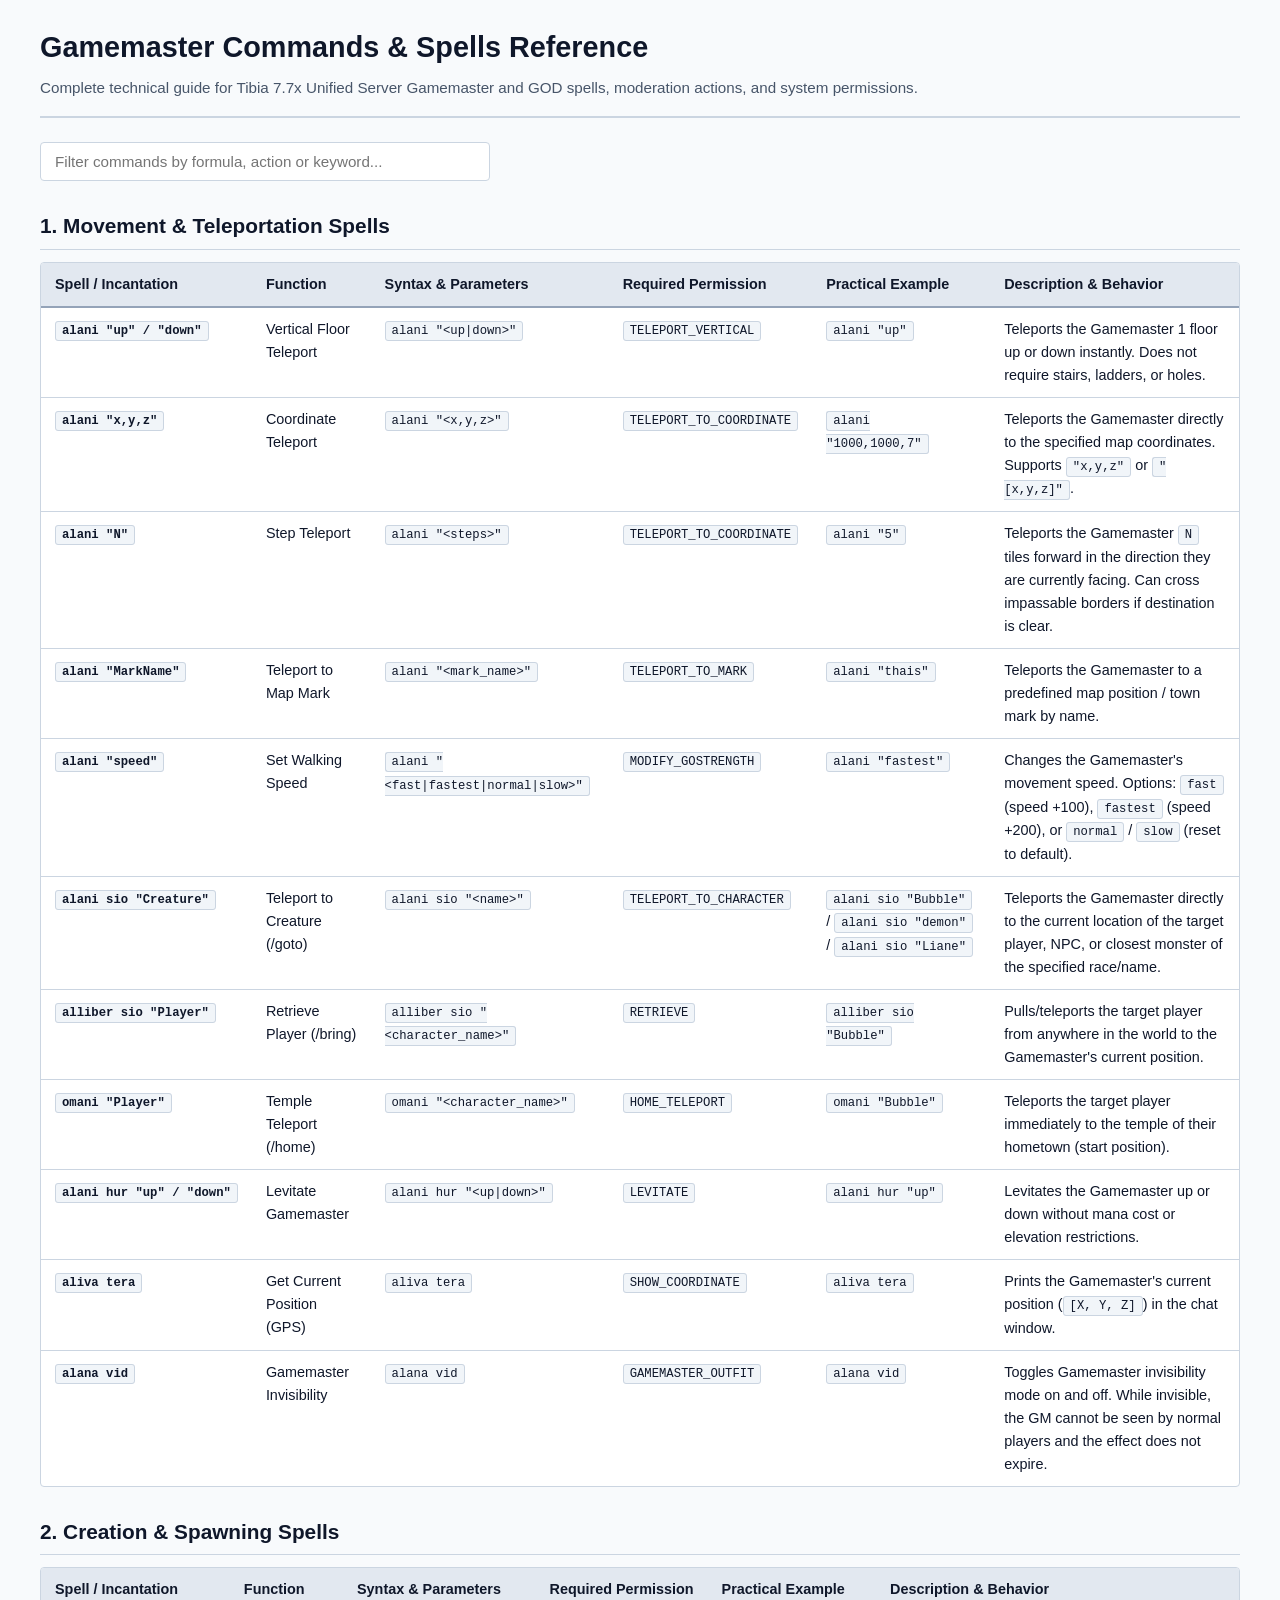
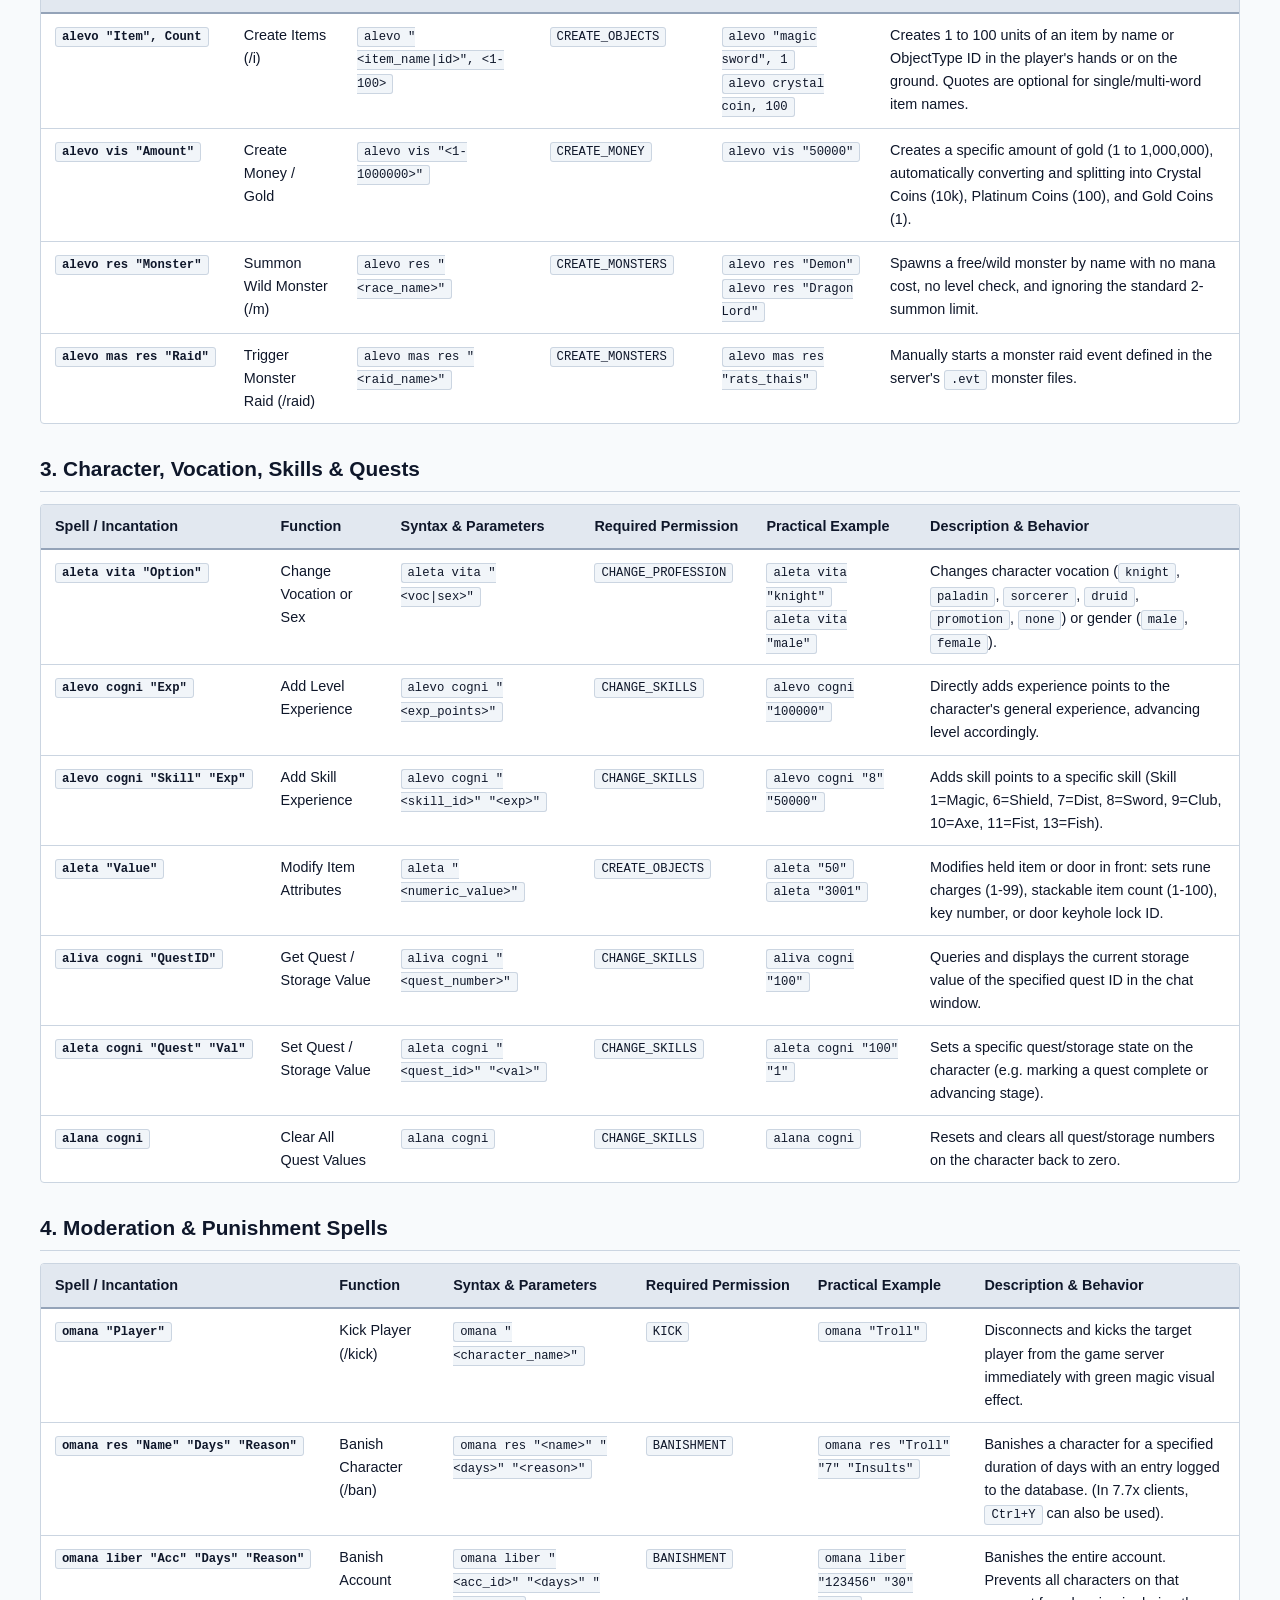
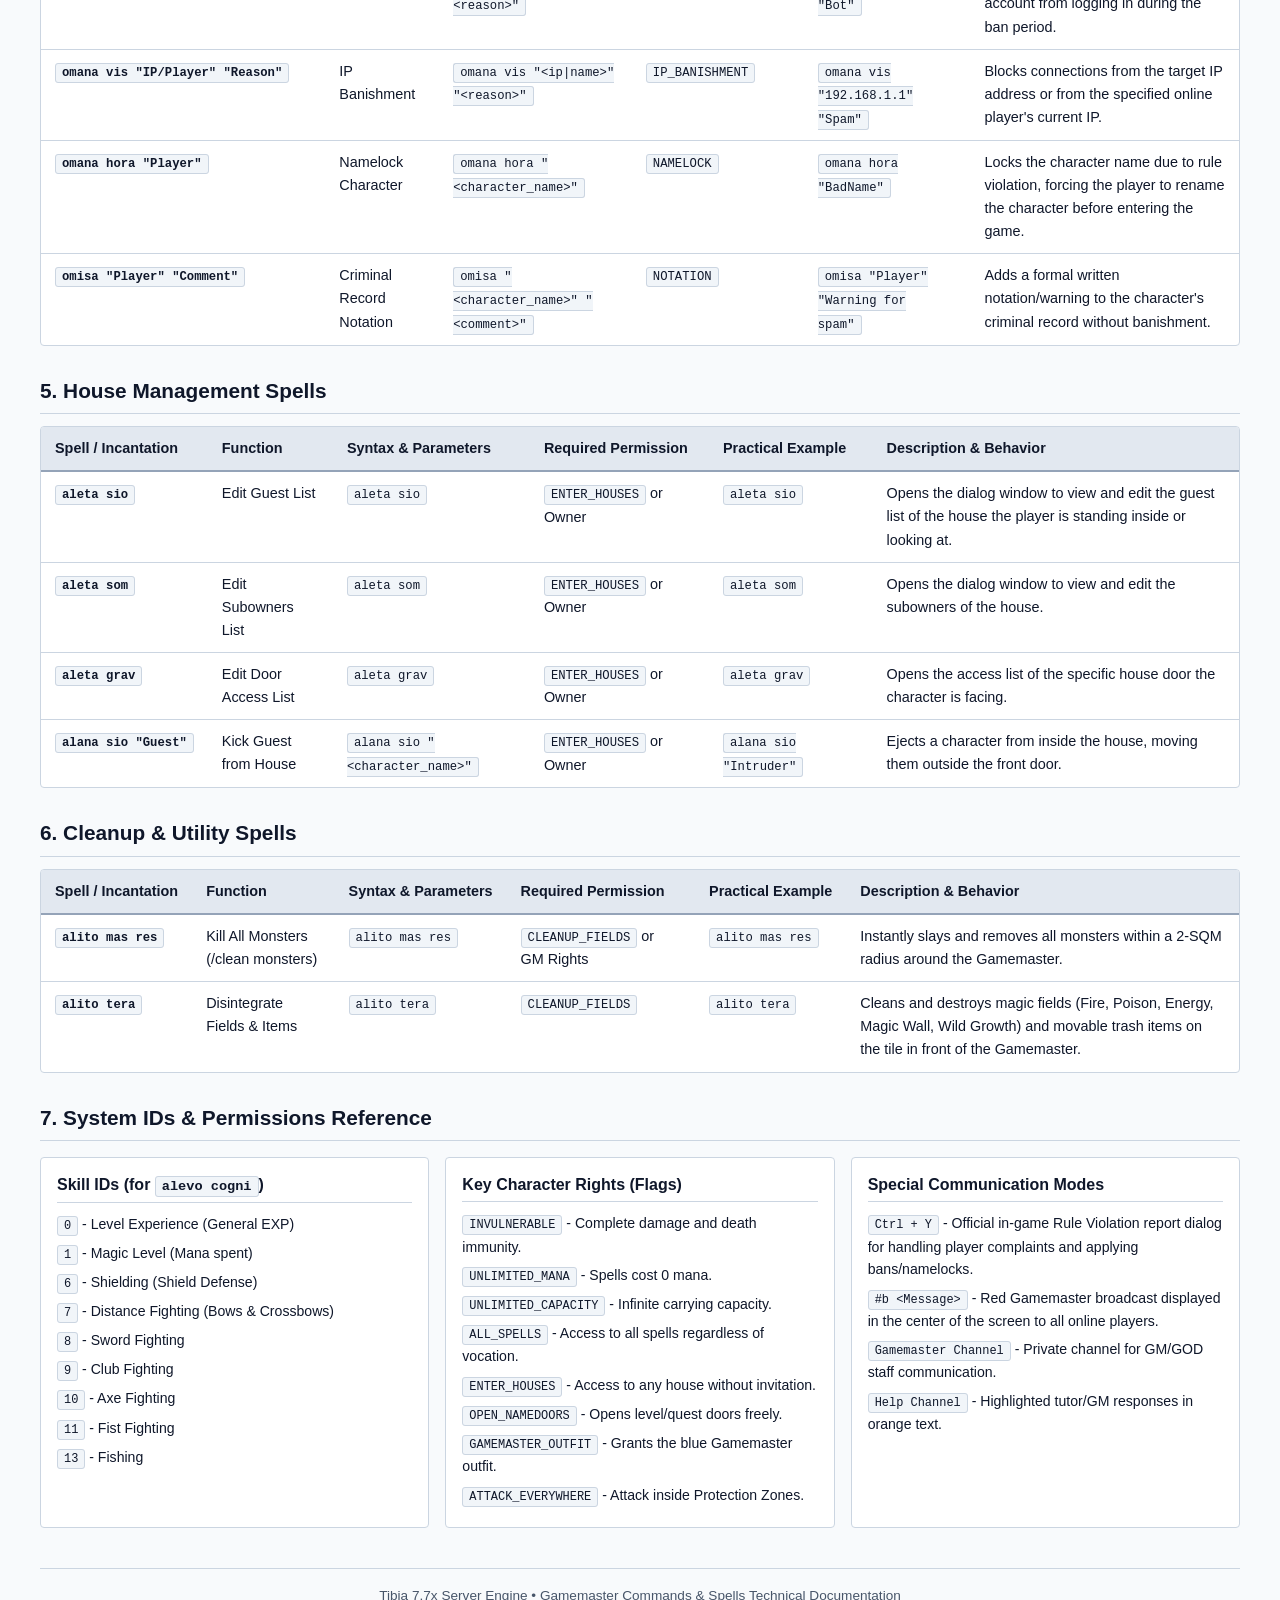
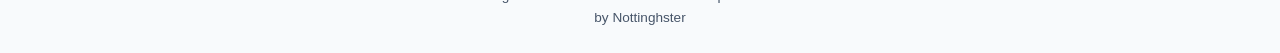
<file: docs/gm_commands_guide.html>
<!DOCTYPE html>
<html lang="en">
<head>
    <meta charset="UTF-8">
    <meta name="viewport" content="width=device-width, initial-scale=1.0">
    <title>Gamemaster Commands and Spells Reference - Tibia 7.7x Server</title>
    <style>
        :root {
            --bg-body: #f8fafc;
            --bg-card: #ffffff;
            --border-color: #cbd5e1;
            --border-header: #94a3b8;
            --text-main: #0f172a;
            --text-muted: #475569;
            --code-bg: #f1f5f9;
            --code-color: #0f172a;
            --highlight-bg: #e2e8f0;
            --accent: #2563eb;
        }

        @media (prefers-color-scheme: dark) {
            :root {
                --bg-body: #0f172a;
                --bg-card: #1e293b;
                --border-color: #334155;
                --border-header: #475569;
                --text-main: #f8fafc;
                --text-muted: #94a3b8;
                --code-bg: #0f172a;
                --code-color: #38bdf8;
                --highlight-bg: #334155;
                --accent: #60a5fa;
            }
        }

        * {
            box-sizing: border-box;
            margin: 0;
            padding: 0;
        }

        body {
            font-family: -apple-system, BlinkMacSystemFont, "Segoe UI", Roboto, Helvetica, Arial, sans-serif;
            background-color: var(--bg-body);
            color: var(--text-main);
            line-height: 1.6;
            padding: 24px 16px;
        }

        .container {
            max-width: 1200px;
            margin: 0 auto;
        }

        header {
            margin-bottom: 24px;
            padding-bottom: 16px;
            border-bottom: 2px solid var(--border-color);
        }

        h1 {
            font-size: 1.8rem;
            margin-bottom: 6px;
            color: var(--text-main);
        }

        .subtitle {
            color: var(--text-muted);
            font-size: 0.95rem;
        }

        .search-box {
            margin: 16px 0 24px;
        }

        .search-input {
            width: 100%;
            max-width: 450px;
            padding: 10px 14px;
            font-size: 0.95rem;
            border: 1px solid var(--border-color);
            border-radius: 4px;
            background-color: var(--bg-card);
            color: var(--text-main);
        }

        .section-title {
            font-size: 1.3rem;
            margin: 28px 0 12px;
            padding-bottom: 6px;
            border-bottom: 1px solid var(--border-color);
            color: var(--text-main);
        }

        .table-responsive {
            width: 100%;
            overflow-x: auto;
            margin-bottom: 24px;
            border: 1px solid var(--border-color);
            border-radius: 4px;
            background-color: var(--bg-card);
        }

        table {
            width: 100%;
            border-collapse: collapse;
            font-size: 0.9rem;
            text-align: left;
        }

        th {
            background-color: var(--highlight-bg);
            color: var(--text-main);
            padding: 10px 14px;
            font-weight: 600;
            border-bottom: 2px solid var(--border-header);
            white-space: nowrap;
        }

        td {
            padding: 10px 14px;
            border-bottom: 1px solid var(--border-color);
            vertical-align: top;
        }

        tr:last-child td {
            border-bottom: none;
        }

        tr:hover {
            background-color: var(--highlight-bg);
        }

        code {
            font-family: "SFMono-Regular", Consolas, "Liberation Mono", Menlo, Courier, monospace;
            background-color: var(--code-bg);
            color: var(--code-color);
            padding: 2px 6px;
            border-radius: 3px;
            font-size: 0.85em;
            border: 1px solid var(--border-color);
        }

        .formula {
            font-weight: 700;
            white-space: nowrap;
        }

        .note {
            color: var(--text-muted);
            font-size: 0.85rem;
            margin-top: 4px;
        }

        .ref-grid {
            display: grid;
            grid-template-columns: repeat(auto-fit, minmax(280px, 1fr));
            gap: 16px;
            margin-top: 16px;
        }

        .ref-card {
            background-color: var(--bg-card);
            border: 1px solid var(--border-color);
            border-radius: 4px;
            padding: 14px 16px;
        }

        .ref-card h3 {
            font-size: 1rem;
            margin-bottom: 10px;
            border-bottom: 1px solid var(--border-color);
            padding-bottom: 4px;
        }

        .ref-card ul {
            list-style: none;
            font-size: 0.88rem;
        }

        .ref-card li {
            margin-bottom: 6px;
        }

        footer {
            margin-top: 40px;
            padding-top: 16px;
            border-top: 1px solid var(--border-color);
            text-align: center;
            font-size: 0.85rem;
            color: var(--text-muted);
        }
    </style>
</head>
<body>

    <div class="container">
        <header>
            <h1>Gamemaster Commands & Spells Reference</h1>
            <p class="subtitle">Complete technical guide for Tibia 7.7x Unified Server Gamemaster and GOD spells, moderation actions, and system permissions.</p>
        </header>

        <div class="search-box">
            <input type="text" id="searchInput" class="search-input" placeholder="Filter commands by formula, action or keyword..." oninput="filterTable()">
        </div>

        <!-- 1. TELEPORTATION & MOVEMENT -->
        <h2 class="section-title">1. Movement & Teleportation Spells</h2>
        <div class="table-responsive">
            <table class="data-table">
                <thead>
                    <tr>
                        <th>Spell / Incantation</th>
                        <th>Function</th>
                        <th>Syntax & Parameters</th>
                        <th>Required Permission</th>
                        <th>Practical Example</th>
                        <th>Description & Behavior</th>
                    </tr>
                </thead>
                <tbody>
                    <tr>
                        <td class="formula"><code>alani "up" / "down"</code></td>
                        <td>Vertical Floor Teleport</td>
                        <td><code>alani "&lt;up|down&gt;"</code></td>
                        <td><code>TELEPORT_VERTICAL</code></td>
                        <td><code>alani "up"</code></td>
                        <td>Teleports the Gamemaster 1 floor up or down instantly. Does not require stairs, ladders, or holes.</td>
                    </tr>
                    <tr>
                        <td class="formula"><code>alani "x,y,z"</code></td>
                        <td>Coordinate Teleport</td>
                        <td><code>alani "&lt;x,y,z&gt;"</code></td>
                        <td><code>TELEPORT_TO_COORDINATE</code></td>
                        <td><code>alani "1000,1000,7"</code></td>
                        <td>Teleports the Gamemaster directly to the specified map coordinates. Supports <code>"x,y,z"</code> or <code>"[x,y,z]"</code>.</td>
                    </tr>
                    <tr>
                        <td class="formula"><code>alani "N"</code></td>
                        <td>Step Teleport</td>
                        <td><code>alani "&lt;steps&gt;"</code></td>
                        <td><code>TELEPORT_TO_COORDINATE</code></td>
                        <td><code>alani "5"</code></td>
                        <td>Teleports the Gamemaster <code>N</code> tiles forward in the direction they are currently facing. Can cross impassable borders if destination is clear.</td>
                    </tr>
                    <tr>
                        <td class="formula"><code>alani "MarkName"</code></td>
                        <td>Teleport to Map Mark</td>
                        <td><code>alani "&lt;mark_name&gt;"</code></td>
                        <td><code>TELEPORT_TO_MARK</code></td>
                        <td><code>alani "thais"</code></td>
                        <td>Teleports the Gamemaster to a predefined map position / town mark by name.</td>
                    </tr>
                    <tr>
                        <td class="formula"><code>alani "speed"</code></td>
                        <td>Set Walking Speed</td>
                        <td><code>alani "&lt;fast|fastest|normal|slow&gt;"</code></td>
                        <td><code>MODIFY_GOSTRENGTH</code></td>
                        <td><code>alani "fastest"</code></td>
                        <td>Changes the Gamemaster's movement speed. Options: <code>fast</code> (speed +100), <code>fastest</code> (speed +200), or <code>normal</code> / <code>slow</code> (reset to default).</td>
                    </tr>
                    <tr>
                        <td class="formula"><code>alani sio "Creature"</code></td>
                        <td>Teleport to Creature (/goto)</td>
                        <td><code>alani sio "&lt;name&gt;"</code></td>
                        <td><code>TELEPORT_TO_CHARACTER</code></td>
                        <td><code>alani sio "Bubble"</code> / <code>alani sio "demon"</code> / <code>alani sio "Liane"</code></td>
                        <td>Teleports the Gamemaster directly to the current location of the target player, NPC, or closest monster of the specified race/name.</td>
                    </tr>
                    <tr>
                        <td class="formula"><code>alliber sio "Player"</code></td>
                        <td>Retrieve Player (/bring)</td>
                        <td><code>alliber sio "&lt;character_name&gt;"</code></td>
                        <td><code>RETRIEVE</code></td>
                        <td><code>alliber sio "Bubble"</code></td>
                        <td>Pulls/teleports the target player from anywhere in the world to the Gamemaster's current position.</td>
                    </tr>
                    <tr>
                        <td class="formula"><code>omani "Player"</code></td>
                        <td>Temple Teleport (/home)</td>
                        <td><code>omani "&lt;character_name&gt;"</code></td>
                        <td><code>HOME_TELEPORT</code></td>
                        <td><code>omani "Bubble"</code></td>
                        <td>Teleports the target player immediately to the temple of their hometown (start position).</td>
                    </tr>
                    <tr>
                        <td class="formula"><code>alani hur "up" / "down"</code></td>
                        <td>Levitate Gamemaster</td>
                        <td><code>alani hur "&lt;up|down&gt;"</code></td>
                        <td><code>LEVITATE</code></td>
                        <td><code>alani hur "up"</code></td>
                        <td>Levitates the Gamemaster up or down without mana cost or elevation restrictions.</td>
                    </tr>
                    <tr>
                        <td class="formula"><code>aliva tera</code></td>
                        <td>Get Current Position (GPS)</td>
                        <td><code>aliva tera</code></td>
                        <td><code>SHOW_COORDINATE</code></td>
                        <td><code>aliva tera</code></td>
                        <td>Prints the Gamemaster's current position (<code>[X, Y, Z]</code>) in the chat window.</td>
                    </tr>
                    <tr>
                        <td class="formula"><code>alana vid</code></td>
                        <td>Gamemaster Invisibility</td>
                        <td><code>alana vid</code></td>
                        <td><code>GAMEMASTER_OUTFIT</code></td>
                        <td><code>alana vid</code></td>
                        <td>Toggles Gamemaster invisibility mode on and off. While invisible, the GM cannot be seen by normal players and the effect does not expire.</td>
                    </tr>
                </tbody>
            </table>
        </div>

        <!-- 2. CREATION & SPAWNING -->
        <h2 class="section-title">2. Creation & Spawning Spells</h2>
        <div class="table-responsive">
            <table class="data-table">
                <thead>
                    <tr>
                        <th>Spell / Incantation</th>
                        <th>Function</th>
                        <th>Syntax & Parameters</th>
                        <th>Required Permission</th>
                        <th>Practical Example</th>
                        <th>Description & Behavior</th>
                    </tr>
                </thead>
                <tbody>
                    <tr>
                        <td class="formula"><code>alevo "Item", Count</code></td>
                        <td>Create Items (/i)</td>
                        <td><code>alevo "&lt;item_name|id&gt;", &lt;1-100&gt;</code></td>
                        <td><code>CREATE_OBJECTS</code></td>
                        <td><code>alevo "magic sword", 1</code><br><code>alevo crystal coin, 100</code></td>
                        <td>Creates 1 to 100 units of an item by name or ObjectType ID in the player's hands or on the ground. Quotes are optional for single/multi-word item names.</td>
                    </tr>
                    <tr>
                        <td class="formula"><code>alevo vis "Amount"</code></td>
                        <td>Create Money / Gold</td>
                        <td><code>alevo vis "&lt;1-1000000&gt;"</code></td>
                        <td><code>CREATE_MONEY</code></td>
                        <td><code>alevo vis "50000"</code></td>
                        <td>Creates a specific amount of gold (1 to 1,000,000), automatically converting and splitting into Crystal Coins (10k), Platinum Coins (100), and Gold Coins (1).</td>
                    </tr>
                    <tr>
                        <td class="formula"><code>alevo res "Monster"</code></td>
                        <td>Summon Wild Monster (/m)</td>
                        <td><code>alevo res "&lt;race_name&gt;"</code></td>
                        <td><code>CREATE_MONSTERS</code></td>
                        <td><code>alevo res "Demon"</code><br><code>alevo res "Dragon Lord"</code></td>
                        <td>Spawns a free/wild monster by name with no mana cost, no level check, and ignoring the standard 2-summon limit.</td>
                    </tr>
                    <tr>
                        <td class="formula"><code>alevo mas res "Raid"</code></td>
                        <td>Trigger Monster Raid (/raid)</td>
                        <td><code>alevo mas res "&lt;raid_name&gt;"</code></td>
                        <td><code>CREATE_MONSTERS</code></td>
                        <td><code>alevo mas res "rats_thais"</code></td>
                        <td>Manually starts a monster raid event defined in the server's <code>.evt</code> monster files.</td>
                    </tr>
                </tbody>
            </table>
        </div>

        <!-- 3. CHARACTER, VOCATION, SKILLS & QUESTS -->
        <h2 class="section-title">3. Character, Vocation, Skills & Quests</h2>
        <div class="table-responsive">
            <table class="data-table">
                <thead>
                    <tr>
                        <th>Spell / Incantation</th>
                        <th>Function</th>
                        <th>Syntax & Parameters</th>
                        <th>Required Permission</th>
                        <th>Practical Example</th>
                        <th>Description & Behavior</th>
                    </tr>
                </thead>
                <tbody>
                    <tr>
                        <td class="formula"><code>aleta vita "Option"</code></td>
                        <td>Change Vocation or Sex</td>
                        <td><code>aleta vita "&lt;voc|sex&gt;"</code></td>
                        <td><code>CHANGE_PROFESSION</code></td>
                        <td><code>aleta vita "knight"</code><br><code>aleta vita "male"</code></td>
                        <td>Changes character vocation (<code>knight</code>, <code>paladin</code>, <code>sorcerer</code>, <code>druid</code>, <code>promotion</code>, <code>none</code>) or gender (<code>male</code>, <code>female</code>).</td>
                    </tr>
                    <tr>
                        <td class="formula"><code>alevo cogni "Exp"</code></td>
                        <td>Add Level Experience</td>
                        <td><code>alevo cogni "&lt;exp_points&gt;"</code></td>
                        <td><code>CHANGE_SKILLS</code></td>
                        <td><code>alevo cogni "100000"</code></td>
                        <td>Directly adds experience points to the character's general experience, advancing level accordingly.</td>
                    </tr>
                    <tr>
                        <td class="formula"><code>alevo cogni "Skill" "Exp"</code></td>
                        <td>Add Skill Experience</td>
                        <td><code>alevo cogni "&lt;skill_id&gt;" "&lt;exp&gt;"</code></td>
                        <td><code>CHANGE_SKILLS</code></td>
                        <td><code>alevo cogni "8" "50000"</code></td>
                        <td>Adds skill points to a specific skill (Skill 1=Magic, 6=Shield, 7=Dist, 8=Sword, 9=Club, 10=Axe, 11=Fist, 13=Fish).</td>
                    </tr>
                    <tr>
                        <td class="formula"><code>aleta "Value"</code></td>
                        <td>Modify Item Attributes</td>
                        <td><code>aleta "&lt;numeric_value&gt;"</code></td>
                        <td><code>CREATE_OBJECTS</code></td>
                        <td><code>aleta "50"</code><br><code>aleta "3001"</code></td>
                        <td>Modifies held item or door in front: sets rune charges (1-99), stackable item count (1-100), key number, or door keyhole lock ID.</td>
                    </tr>
                    <tr>
                        <td class="formula"><code>aliva cogni "QuestID"</code></td>
                        <td>Get Quest / Storage Value</td>
                        <td><code>aliva cogni "&lt;quest_number&gt;"</code></td>
                        <td><code>CHANGE_SKILLS</code></td>
                        <td><code>aliva cogni "100"</code></td>
                        <td>Queries and displays the current storage value of the specified quest ID in the chat window.</td>
                    </tr>
                    <tr>
                        <td class="formula"><code>aleta cogni "Quest" "Val"</code></td>
                        <td>Set Quest / Storage Value</td>
                        <td><code>aleta cogni "&lt;quest_id&gt;" "&lt;val&gt;"</code></td>
                        <td><code>CHANGE_SKILLS</code></td>
                        <td><code>aleta cogni "100" "1"</code></td>
                        <td>Sets a specific quest/storage state on the character (e.g. marking a quest complete or advancing stage).</td>
                    </tr>
                    <tr>
                        <td class="formula"><code>alana cogni</code></td>
                        <td>Clear All Quest Values</td>
                        <td><code>alana cogni</code></td>
                        <td><code>CHANGE_SKILLS</code></td>
                        <td><code>alana cogni</code></td>
                        <td>Resets and clears all quest/storage numbers on the character back to zero.</td>
                    </tr>
                </tbody>
            </table>
        </div>

        <!-- 4. MODERATION & PUNISHMENT -->
        <h2 class="section-title">4. Moderation & Punishment Spells</h2>
        <div class="table-responsive">
            <table class="data-table">
                <thead>
                    <tr>
                        <th>Spell / Incantation</th>
                        <th>Function</th>
                        <th>Syntax & Parameters</th>
                        <th>Required Permission</th>
                        <th>Practical Example</th>
                        <th>Description & Behavior</th>
                    </tr>
                </thead>
                <tbody>
                    <tr>
                        <td class="formula"><code>omana "Player"</code></td>
                        <td>Kick Player (/kick)</td>
                        <td><code>omana "&lt;character_name&gt;"</code></td>
                        <td><code>KICK</code></td>
                        <td><code>omana "Troll"</code></td>
                        <td>Disconnects and kicks the target player from the game server immediately with green magic visual effect.</td>
                    </tr>
                    <tr>
                        <td class="formula"><code>omana res "Name" "Days" "Reason"</code></td>
                        <td>Banish Character (/ban)</td>
                        <td><code>omana res "&lt;name&gt;" "&lt;days&gt;" "&lt;reason&gt;"</code></td>
                        <td><code>BANISHMENT</code></td>
                        <td><code>omana res "Troll" "7" "Insults"</code></td>
                        <td>Banishes a character for a specified duration of days with an entry logged to the database. (In 7.7x clients, <code>Ctrl+Y</code> can also be used).</td>
                    </tr>
                    <tr>
                        <td class="formula"><code>omana liber "Acc" "Days" "Reason"</code></td>
                        <td>Banish Account</td>
                        <td><code>omana liber "&lt;acc_id&gt;" "&lt;days&gt;" "&lt;reason&gt;"</code></td>
                        <td><code>BANISHMENT</code></td>
                        <td><code>omana liber "123456" "30" "Bot"</code></td>
                        <td>Banishes the entire account. Prevents all characters on that account from logging in during the ban period.</td>
                    </tr>
                    <tr>
                        <td class="formula"><code>omana vis "IP/Player" "Reason"</code></td>
                        <td>IP Banishment</td>
                        <td><code>omana vis "&lt;ip|name&gt;" "&lt;reason&gt;"</code></td>
                        <td><code>IP_BANISHMENT</code></td>
                        <td><code>omana vis "192.168.1.1" "Spam"</code></td>
                        <td>Blocks connections from the target IP address or from the specified online player's current IP.</td>
                    </tr>
                    <tr>
                        <td class="formula"><code>omana hora "Player"</code></td>
                        <td>Namelock Character</td>
                        <td><code>omana hora "&lt;character_name&gt;"</code></td>
                        <td><code>NAMELOCK</code></td>
                        <td><code>omana hora "BadName"</code></td>
                        <td>Locks the character name due to rule violation, forcing the player to rename the character before entering the game.</td>
                    </tr>
                    <tr>
                        <td class="formula"><code>omisa "Player" "Comment"</code></td>
                        <td>Criminal Record Notation</td>
                        <td><code>omisa "&lt;character_name&gt;" "&lt;comment&gt;"</code></td>
                        <td><code>NOTATION</code></td>
                        <td><code>omisa "Player" "Warning for spam"</code></td>
                        <td>Adds a formal written notation/warning to the character's criminal record without banishment.</td>
                    </tr>
                </tbody>
            </table>
        </div>

        <!-- 5. HOUSE MANAGEMENT -->
        <h2 class="section-title">5. House Management Spells</h2>
        <div class="table-responsive">
            <table class="data-table">
                <thead>
                    <tr>
                        <th>Spell / Incantation</th>
                        <th>Function</th>
                        <th>Syntax & Parameters</th>
                        <th>Required Permission</th>
                        <th>Practical Example</th>
                        <th>Description & Behavior</th>
                    </tr>
                </thead>
                <tbody>
                    <tr>
                        <td class="formula"><code>aleta sio</code></td>
                        <td>Edit Guest List</td>
                        <td><code>aleta sio</code></td>
                        <td><code>ENTER_HOUSES</code> or Owner</td>
                        <td><code>aleta sio</code></td>
                        <td>Opens the dialog window to view and edit the guest list of the house the player is standing inside or looking at.</td>
                    </tr>
                    <tr>
                        <td class="formula"><code>aleta som</code></td>
                        <td>Edit Subowners List</td>
                        <td><code>aleta som</code></td>
                        <td><code>ENTER_HOUSES</code> or Owner</td>
                        <td><code>aleta som</code></td>
                        <td>Opens the dialog window to view and edit the subowners of the house.</td>
                    </tr>
                    <tr>
                        <td class="formula"><code>aleta grav</code></td>
                        <td>Edit Door Access List</td>
                        <td><code>aleta grav</code></td>
                        <td><code>ENTER_HOUSES</code> or Owner</td>
                        <td><code>aleta grav</code></td>
                        <td>Opens the access list of the specific house door the character is facing.</td>
                    </tr>
                    <tr>
                        <td class="formula"><code>alana sio "Guest"</code></td>
                        <td>Kick Guest from House</td>
                        <td><code>alana sio "&lt;character_name&gt;"</code></td>
                        <td><code>ENTER_HOUSES</code> or Owner</td>
                        <td><code>alana sio "Intruder"</code></td>
                        <td>Ejects a character from inside the house, moving them outside the front door.</td>
                    </tr>
                </tbody>
            </table>
        </div>

        <!-- 6. CLEANUP & UTILITIES -->
        <h2 class="section-title">6. Cleanup & Utility Spells</h2>
        <div class="table-responsive">
            <table class="data-table">
                <thead>
                    <tr>
                        <th>Spell / Incantation</th>
                        <th>Function</th>
                        <th>Syntax & Parameters</th>
                        <th>Required Permission</th>
                        <th>Practical Example</th>
                        <th>Description & Behavior</th>
                    </tr>
                </thead>
                <tbody>
                    <tr>
                        <td class="formula"><code>alito mas res</code></td>
                        <td>Kill All Monsters (/clean monsters)</td>
                        <td><code>alito mas res</code></td>
                        <td><code>CLEANUP_FIELDS</code> or GM Rights</td>
                        <td><code>alito mas res</code></td>
                        <td>Instantly slays and removes all monsters within a 2-SQM radius around the Gamemaster.</td>
                    </tr>
                    <tr>
                        <td class="formula"><code>alito tera</code></td>
                        <td>Disintegrate Fields & Items</td>
                        <td><code>alito tera</code></td>
                        <td><code>CLEANUP_FIELDS</code></td>
                        <td><code>alito tera</code></td>
                        <td>Cleans and destroys magic fields (Fire, Poison, Energy, Magic Wall, Wild Growth) and movable trash items on the tile in front of the Gamemaster.</td>
                    </tr>
                </tbody>
            </table>
        </div>

        <!-- 7. TECHNICAL REFERENCE -->
        <h2 class="section-title">7. System IDs & Permissions Reference</h2>
        <div class="ref-grid">
            <div class="ref-card">
                <h3>Skill IDs (for <code>alevo cogni</code>)</h3>
                <ul>
                    <li><code>0</code> - Level Experience (General EXP)</li>
                    <li><code>1</code> - Magic Level (Mana spent)</li>
                    <li><code>6</code> - Shielding (Shield Defense)</li>
                    <li><code>7</code> - Distance Fighting (Bows & Crossbows)</li>
                    <li><code>8</code> - Sword Fighting</li>
                    <li><code>9</code> - Club Fighting</li>
                    <li><code>10</code> - Axe Fighting</li>
                    <li><code>11</code> - Fist Fighting</li>
                    <li><code>13</code> - Fishing</li>
                </ul>
            </div>

            <div class="ref-card">
                <h3>Key Character Rights (Flags)</h3>
                <ul>
                    <li><code>INVULNERABLE</code> - Complete damage and death immunity.</li>
                    <li><code>UNLIMITED_MANA</code> - Spells cost 0 mana.</li>
                    <li><code>UNLIMITED_CAPACITY</code> - Infinite carrying capacity.</li>
                    <li><code>ALL_SPELLS</code> - Access to all spells regardless of vocation.</li>
                    <li><code>ENTER_HOUSES</code> - Access to any house without invitation.</li>
                    <li><code>OPEN_NAMEDOORS</code> - Opens level/quest doors freely.</li>
                    <li><code>GAMEMASTER_OUTFIT</code> - Grants the blue Gamemaster outfit.</li>
                    <li><code>ATTACK_EVERYWHERE</code> - Attack inside Protection Zones.</li>
                </ul>
            </div>

            <div class="ref-card">
                <h3>Special Communication Modes</h3>
                <ul>
                    <li><code>Ctrl + Y</code> - Official in-game Rule Violation report dialog for handling player complaints and applying bans/namelocks.</li>
                    <li><code>#b &lt;Message&gt;</code> - Red Gamemaster broadcast displayed in the center of the screen to all online players.</li>
                    <li><code>Gamemaster Channel</code> - Private channel for GM/GOD staff communication.</li>
                    <li><code>Help Channel</code> - Highlighted tutor/GM responses in orange text.</li>
                </ul>
            </div>
        </div>

        <footer>
            <p>Tibia 7.7x Server Engine &bull; Gamemaster Commands & Spells Technical Documentation</p>
            <p>by Nottinghster</p>
        </footer>
    </div>

    <script>
        function filterTable() {
            const query = document.getElementById('searchInput').value.trim().toLowerCase();
            const tables = document.querySelectorAll('.data-table tbody');

            tables.forEach(tbody => {
                const rows = tbody.querySelectorAll('tr');
                rows.forEach(row => {
                    const text = row.textContent.toLowerCase();
                    row.style.display = (query === '' || text.includes(query)) ? '' : 'none';
                });
            });
        }
    </script>
</body>
</html>
</file>
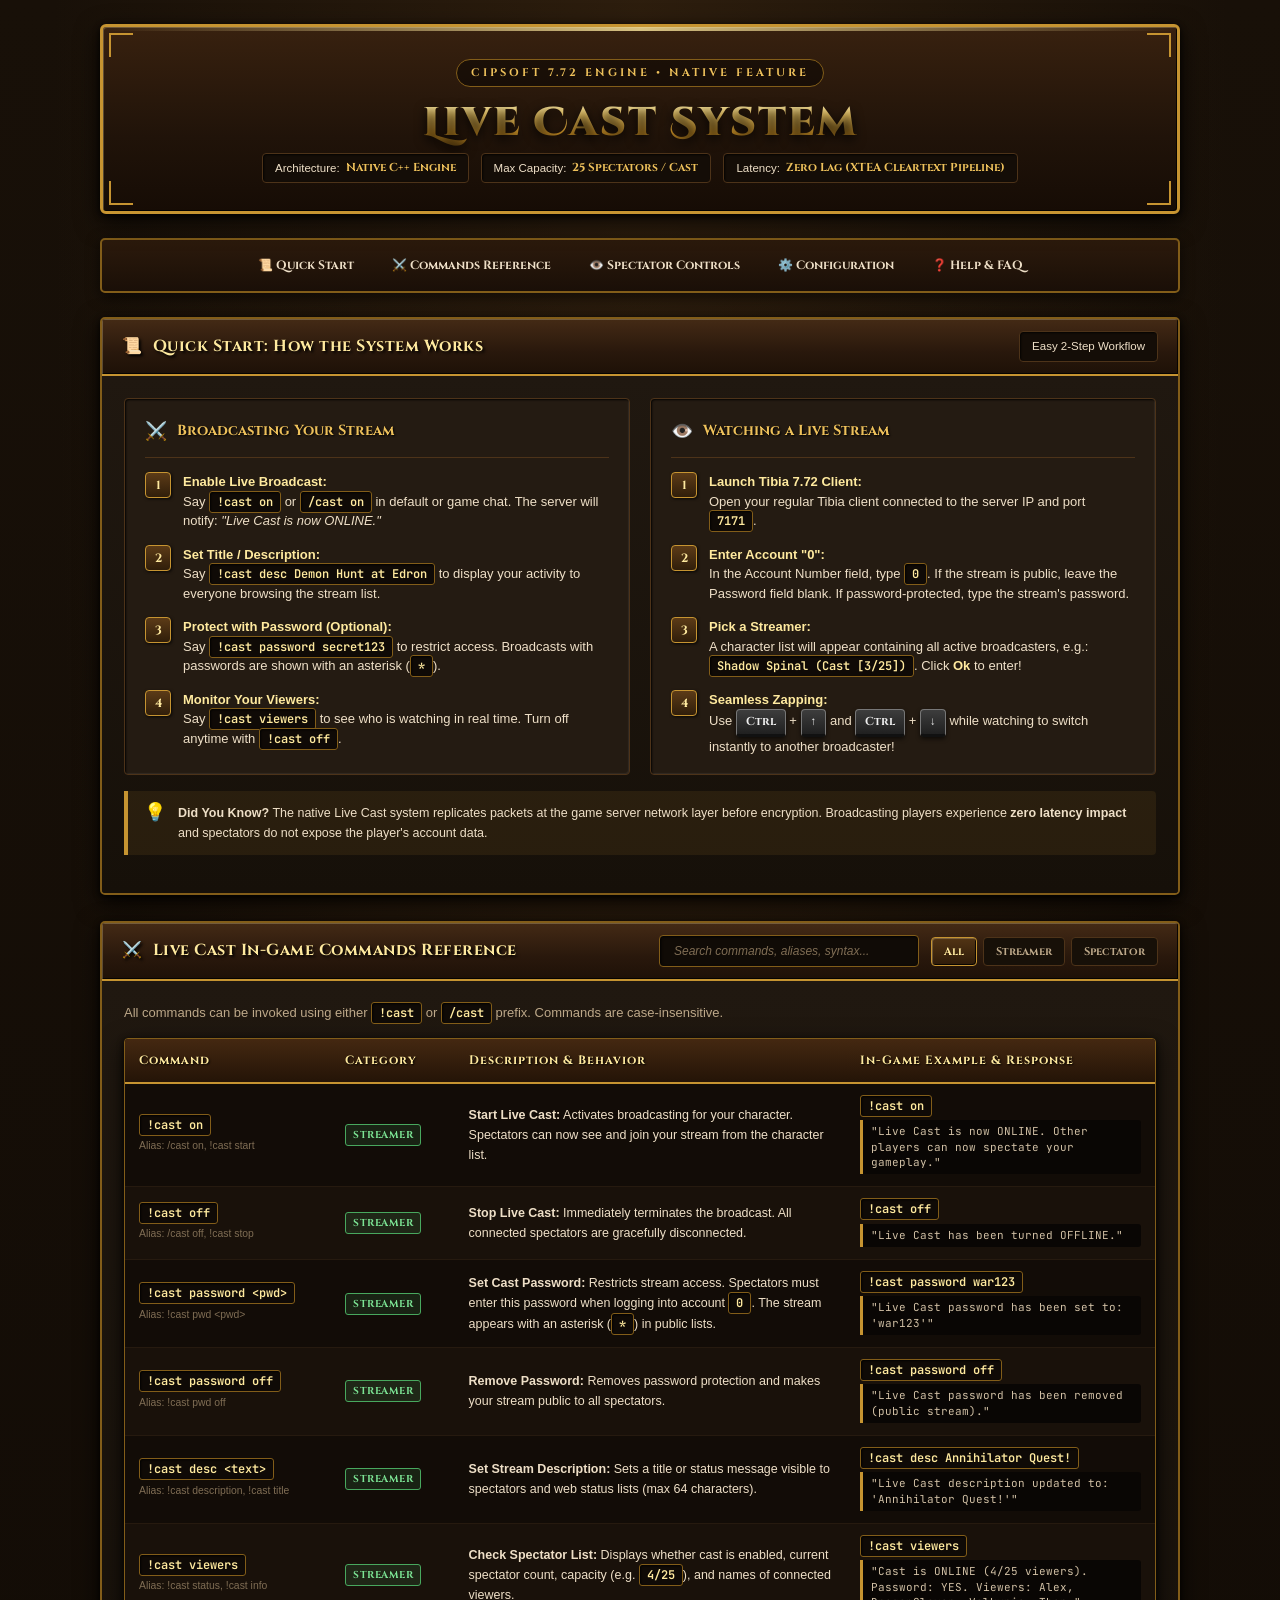
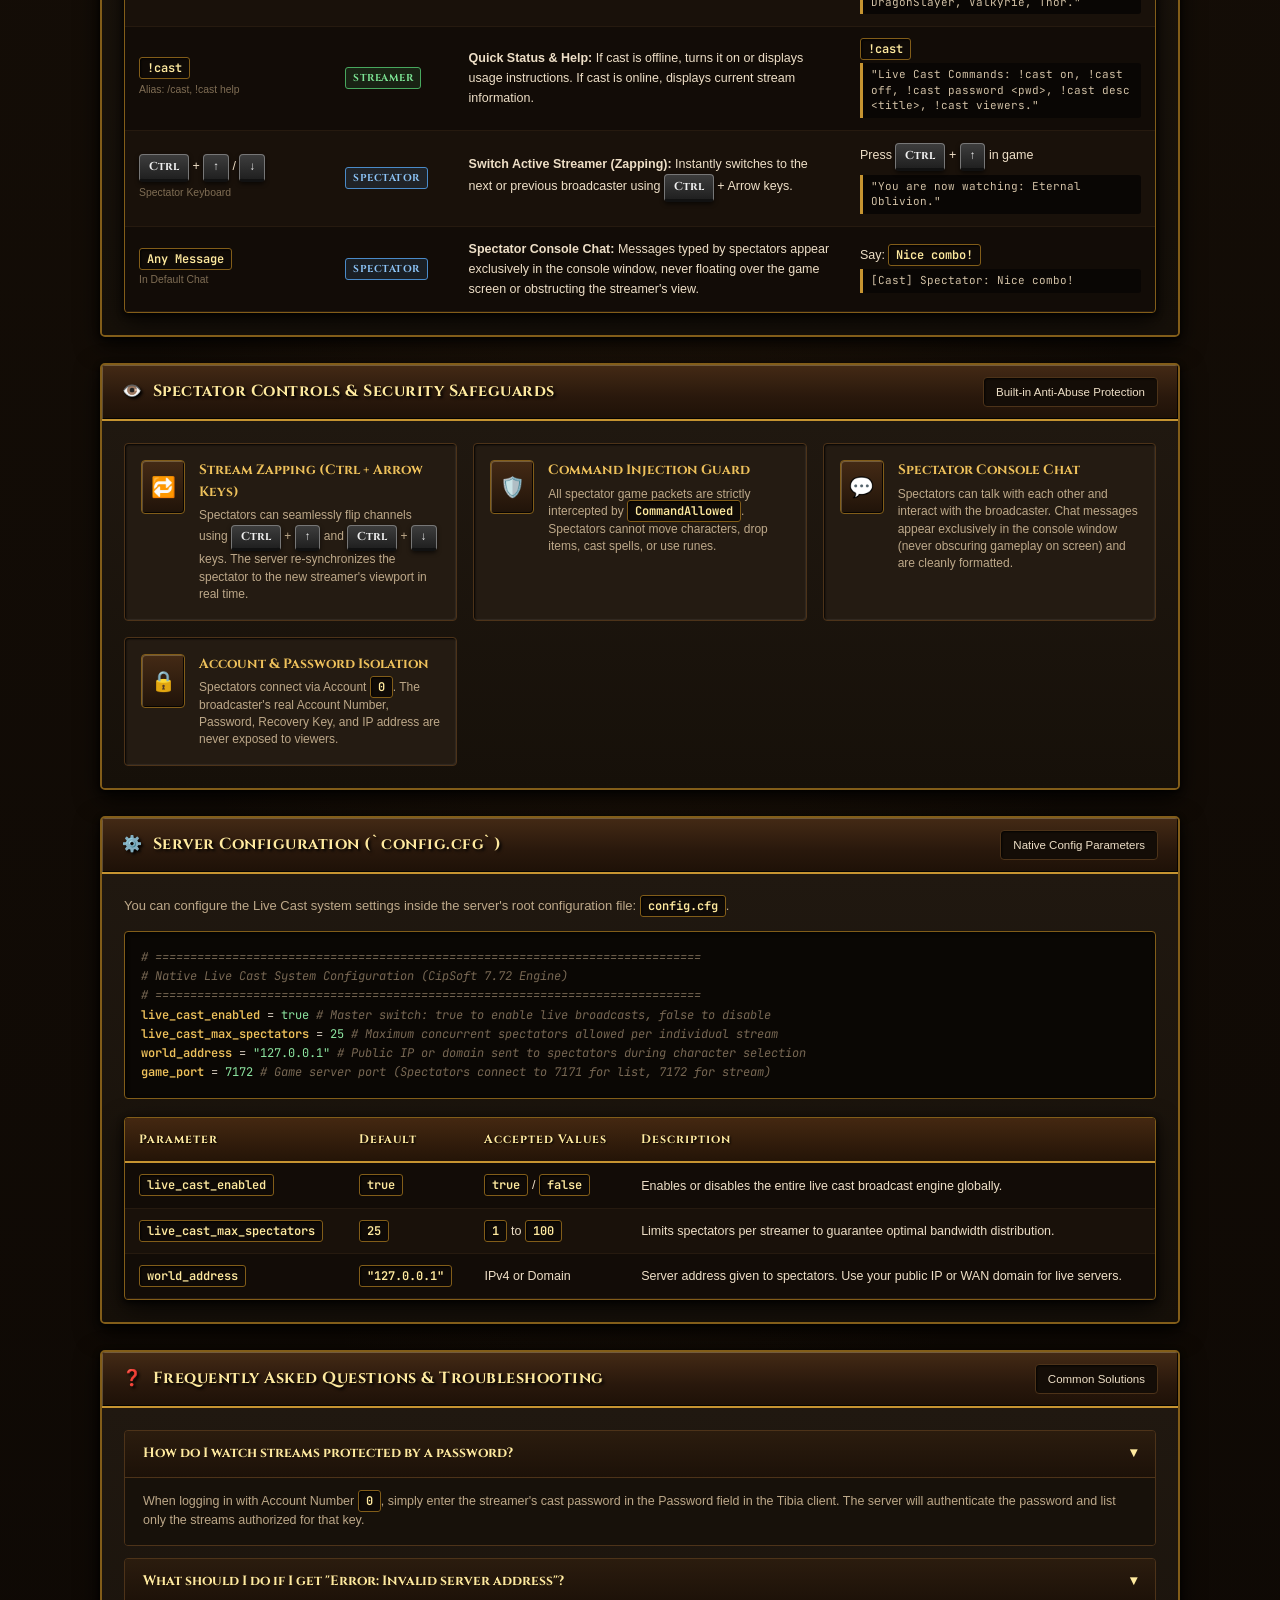
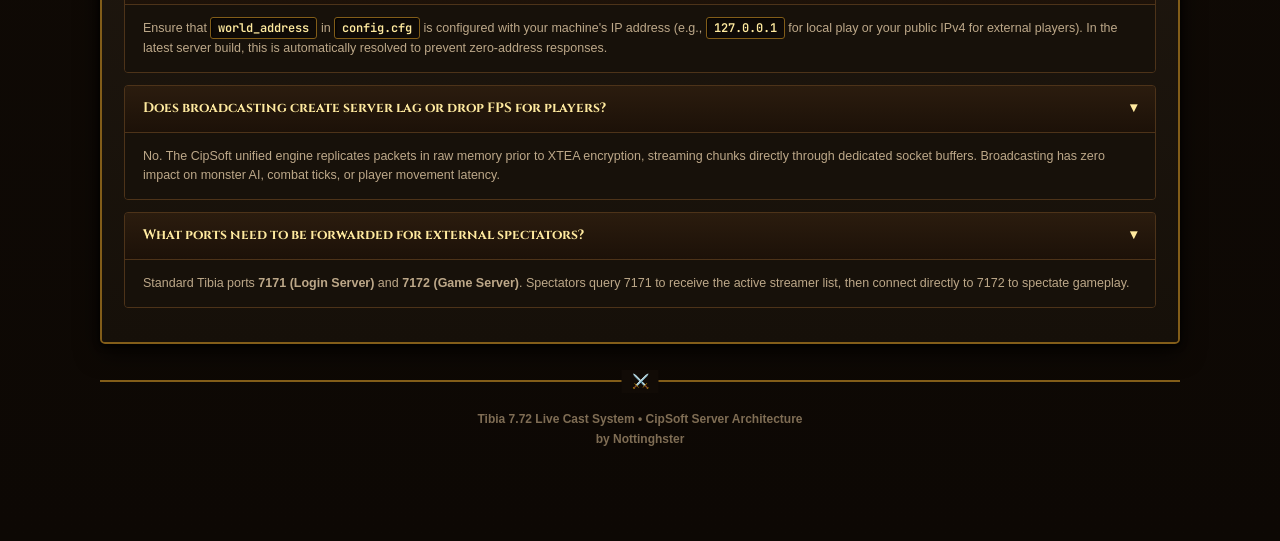
<file: docs/live_cast_guide.html>
<!DOCTYPE html>
<html lang="en">
<head>
    <meta charset="UTF-8">
    <meta name="viewport" content="width=device-width, initial-scale=1.0">
    <meta name="description" content="Complete Reference Guide for the native Tibia 7.72 Live Cast System - Commands, Spectating, and Configuration.">
    <title>Tibia 7.72 Live Cast System &mdash; Tome of Commands</title>
    <link rel="preconnect" href="https://fonts.googleapis.com">
    <link rel="preconnect" href="https://fonts.gstatic.com" crossorigin>
    <link href="https://fonts.googleapis.com/css2?family=Cinzel:wght@500;700;900&family=Cinzel+Decorative:wght@700;900&family=MedievalSharp&family=Verdana:wght@400;600;700&family=JetBrains+Mono:wght@400;600&display=swap" rel="stylesheet">
    <style>
        :root {
            /* Authentic Tibia Medieval Palette */
            --wood-darkest: #110b06;
            --wood-dark: #1e140b;
            --wood-mid: #2d1c0e;
            --wood-border: #4d3319;
            --wood-highlight: #704d25;

            --gold-light: #ffea9f;
            --gold-bright: #eec15b;
            --gold-mid: #c69431;
            --gold-dark: #825d19;
            --gold-shadow: #3b2808;

            --parchment-base: #1c150e;
            --parchment-card: #241b12;
            --parchment-card-alt: #1a130c;
            --parchment-text: #eedfc7;
            --parchment-muted: #bda889;
            --parchment-dim: #7f6d54;

            --stone-panel: #2b2b2b;
            --stone-border-light: #5a5a5a;
            --stone-border-dark: #141414;
            --stone-inner: #1e1e1e;

            --accent-green: #48a85e;
            --accent-red: #c94a4a;
            --accent-blue: #4a8bc9;

            --shadow-3d: 0 8px 24px rgba(0, 0, 0, 0.75), 0 2px 6px rgba(0, 0, 0, 0.9);
            --bevel-raised: inset 1px 1px 0 rgba(255, 235, 175, 0.25), inset -1px -1px 0 rgba(0, 0, 0, 0.85);
            --bevel-sunken: inset 1px 1px 2px rgba(0, 0, 0, 0.9), inset -1px -1px 1px rgba(255, 255, 255, 0.08);
        }

        * {
            box-sizing: border-box;
            margin: 0;
            padding: 0;
        }

        html {
            scroll-behavior: smooth;
        }

        body {
            background-color: var(--wood-darkest);
            background-image: 
                radial-gradient(ellipse at 50% 0%, rgba(100, 65, 28, 0.28) 0%, transparent 65%),
                linear-gradient(180deg, #181008 0%, #0d0804 100%);
            color: var(--parchment-text);
            font-family: 'Verdana', sans-serif;
            font-size: 13px;
            line-height: 1.6;
            padding: 24px 12px 64px;
            min-height: 100vh;
        }

        /* Outer Frame / Medieval Container */
        .page-container {
            max-width: 1080px;
            margin: 0 auto;
        }

        /* Top Medieval Crest Header */
        .tibia-hero {
            background: linear-gradient(180deg, #38210f 0%, #201309 60%, #160c05 100%);
            border: 3px solid var(--gold-mid);
            border-radius: 6px;
            box-shadow: var(--shadow-3d), var(--bevel-raised);
            padding: 32px 24px 28px;
            text-align: center;
            position: relative;
            margin-bottom: 24px;
            overflow: hidden;
        }

        .tibia-hero::before {
            content: "";
            position: absolute;
            top: 0; left: 0; right: 0;
            height: 4px;
            background: linear-gradient(90deg, transparent 0%, var(--gold-light) 50%, transparent 100%);
            opacity: 0.8;
        }

        /* Decorative Corner Ornaments */
        .corner-ornament {
            position: absolute;
            width: 24px;
            height: 24px;
            border: 2px solid var(--gold-mid);
            pointer-events: none;
        }
        .corner-top-left { top: 6px; left: 6px; border-right: none; border-bottom: none; }
        .corner-top-right { top: 6px; right: 6px; border-left: none; border-bottom: none; }
        .corner-bot-left { bottom: 6px; left: 6px; border-right: none; border-top: none; }
        .corner-bot-right { bottom: 6px; right: 6px; border-left: none; border-top: none; }

        .hero-subtitle-badge {
            font-family: 'Cinzel', serif;
            font-size: 11px;
            font-weight: 700;
            letter-spacing: 3px;
            text-transform: uppercase;
            color: var(--gold-bright);
            background: rgba(0, 0, 0, 0.45);
            padding: 4px 14px;
            border-radius: 20px;
            border: 1px solid var(--gold-dark);
            display: inline-block;
            margin-bottom: 12px;
        }

        /* Iconic Tibia 3D Gold Logo Typography */
        .tibia-logo {
            font-family: 'Cinzel Decorative', 'Cinzel', serif;
            font-size: 40px;
            font-weight: 900;
            letter-spacing: 2px;
            color: var(--gold-bright);
            background: linear-gradient(180deg, #fff7c2 0%, #f1c863 35%, #bf8823 70%, #684812 100%);
            -webkit-background-clip: text;
            -webkit-text-fill-color: transparent;
            text-shadow: 0 4px 12px rgba(0, 0, 0, 0.9);
            margin-bottom: 6px;
            line-height: 1.2;
        }

        .hero-badges {
            display: flex;
            justify-content: center;
            gap: 12px;
            flex-wrap: wrap;
        }

        .hero-badge-pill {
            display: inline-flex;
            align-items: center;
            gap: 6px;
            background: #140d07;
            border: 1px solid var(--wood-border);
            border-radius: 4px;
            padding: 5px 12px;
            font-size: 11.5px;
            color: var(--parchment-text);
            box-shadow: inset 1px 1px 2px rgba(0,0,0,0.8);
        }

        .hero-badge-pill strong {
            color: var(--gold-bright);
            font-family: 'Cinzel', serif;
        }

        /* Medieval Navigation Bar (Tibia Style Tabs) */
        .medieval-nav {
            background: linear-gradient(180deg, #2c1a0c 0%, #1a0f07 100%);
            border: 2px solid var(--gold-dark);
            border-radius: 5px;
            padding: 8px 12px;
            margin-bottom: 24px;
            display: flex;
            gap: 8px;
            flex-wrap: wrap;
            justify-content: center;
            align-items: center;
            box-shadow: 0 4px 14px rgba(0, 0, 0, 0.6);
        }

        .medieval-nav a {
            color: var(--parchment-text);
            text-decoration: none;
            font-family: 'Cinzel', serif;
            font-size: 12px;
            font-weight: 700;
            padding: 7px 14px;
            border: 1px solid transparent;
            border-radius: 4px;
            transition: all 0.2s ease;
            display: inline-flex;
            align-items: center;
            gap: 6px;
        }

        .medieval-nav a:hover {
            color: var(--gold-light);
            background: rgba(198, 148, 49, 0.15);
            border-color: var(--gold-mid);
            box-shadow: var(--bevel-raised);
        }

        /* Classic Tibia Stone / Parchment Box Frame */
        .tibia-box {
            background-color: var(--parchment-base);
            border: 2px solid var(--gold-dark);
            border-radius: 5px;
            box-shadow: var(--shadow-3d);
            margin-bottom: 26px;
            position: relative;
            overflow: hidden;
        }

        /* Classic Box Header with Carved Wood & Gold Ribbons */
        .tibia-box-header {
            background: linear-gradient(180deg, #442a15 0%, #29180c 60%, #1e1107 100%);
            border-bottom: 2px solid var(--gold-mid);
            padding: 12px 20px;
            display: flex;
            justify-content: space-between;
            align-items: center;
            flex-wrap: wrap;
            gap: 12px;
            box-shadow: var(--bevel-raised);
        }

        .tibia-box-title {
            font-family: 'Cinzel', serif;
            font-size: 16px;
            font-weight: 700;
            color: var(--gold-light);
            text-shadow: 2px 2px 3px #000;
            display: flex;
            align-items: center;
            gap: 10px;
            letter-spacing: 0.5px;
        }

        .tibia-box-title .icon {
            color: var(--gold-bright);
            font-size: 16px;
        }

        .tibia-box-body {
            padding: 22px;
            background: linear-gradient(180deg, #201810 0%, #161009 100%);
        }

        /* Symmetric 2-Column Workflow Alignment */
        .workflow-row {
            display: grid;
            grid-template-columns: repeat(auto-fit, minmax(320px, 1fr));
            gap: 20px;
            margin-bottom: 10px;
        }

        .workflow-card {
            background: var(--parchment-card);
            border: 1px solid var(--wood-border);
            border-radius: 4px;
            padding: 18px 20px;
            box-shadow: var(--bevel-sunken);
            display: flex;
            flex-direction: column;
            justify-content: flex-start;
        }

        .workflow-card-header {
            display: flex;
            align-items: center;
            gap: 10px;
            padding-bottom: 12px;
            margin-bottom: 14px;
            border-bottom: 1px solid var(--wood-border);
        }

        .workflow-card-header h3 {
            font-family: 'Cinzel', serif;
            font-size: 14.5px;
            color: var(--gold-bright);
            font-weight: 700;
            text-shadow: 1px 1px 2px #000;
        }

        .card-crest {
            font-size: 18px;
            color: var(--gold-bright);
        }

        /* Medieval Shield Numbered Steps */
        .medieval-steps {
            list-style: none;
            counter-reset: tibia-counter;
        }

        .medieval-steps li {
            counter-increment: tibia-counter;
            position: relative;
            padding-left: 38px;
            margin-bottom: 14px;
            font-size: 13px;
            color: var(--parchment-text);
            line-height: 1.5;
        }

        .medieval-steps li:last-child {
            margin-bottom: 0;
        }

        .medieval-steps li::before {
            content: counter(tibia-counter);
            position: absolute;
            left: 0;
            top: 0;
            width: 24px;
            height: 24px;
            background: linear-gradient(180deg, #5c3b17 0%, #301e0a 100%);
            border: 1px solid var(--gold-mid);
            border-radius: 4px;
            color: var(--gold-light);
            font-family: 'Cinzel', serif;
            font-weight: 700;
            font-size: 12px;
            display: flex;
            align-items: center;
            justify-content: center;
            box-shadow: 1px 1px 3px rgba(0, 0, 0, 0.8);
        }

        .medieval-steps strong {
            color: var(--gold-light);
        }

        /* Tibia Console Badges and Code Highlights */
        code, .cmd-badge {
            font-family: 'JetBrains Mono', 'Consolas', monospace;
            background: #0f0a06;
            color: var(--gold-light);
            border: 1px solid var(--gold-dark);
            border-radius: 3px;
            padding: 2px 7px;
            font-size: 12px;
            font-weight: 600;
            white-space: nowrap;
            box-shadow: inset 1px 1px 2px rgba(0, 0, 0, 0.9);
        }

        .kbd-key {
            font-family: 'Cinzel', 'Verdana', sans-serif;
            background: linear-gradient(180deg, #3d3d3d 0%, #202020 100%);
            color: #f0f0f0;
            border: 1px solid #777;
            border-bottom: 3px solid #111;
            border-radius: 4px;
            padding: 3px 9px;
            font-size: 11.5px;
            font-weight: 700;
            box-shadow: 0 2px 4px rgba(0,0,0,0.6);
            display: inline-block;
        }

        /* Medieval Search Bar & Filter Controls */
        .search-wrapper {
            display: flex;
            align-items: center;
            gap: 12px;
            flex-wrap: wrap;
        }

        .medieval-search-input {
            background-color: #100b06;
            border: 1px solid var(--gold-dark);
            border-radius: 4px;
            padding: 8px 14px;
            color: var(--gold-light);
            font-family: 'Verdana', sans-serif;
            font-size: 12px;
            outline: none;
            width: 260px;
            transition: all 0.2s ease;
            box-shadow: inset 1px 1px 3px rgba(0,0,0,0.9);
        }

        .medieval-search-input:focus {
            border-color: var(--gold-bright);
            box-shadow: 0 0 8px rgba(238, 193, 91, 0.4), inset 1px 1px 3px rgba(0,0,0,0.9);
        }

        .medieval-search-input::placeholder {
            color: var(--parchment-dim);
            font-style: italic;
        }

        .filter-buttons {
            display: flex;
            gap: 6px;
            flex-wrap: wrap;
        }

        .filter-btn {
            background: #171008;
            border: 1px solid var(--wood-border);
            color: var(--parchment-muted);
            font-family: 'Cinzel', serif;
            font-size: 11px;
            font-weight: 700;
            padding: 6px 12px;
            border-radius: 4px;
            cursor: pointer;
            transition: all 0.2s ease;
        }

        .filter-btn:hover, .filter-btn.active {
            background: linear-gradient(180deg, #523414 0%, #2e1b09 100%);
            border-color: var(--gold-mid);
            color: var(--gold-light);
            box-shadow: var(--bevel-raised);
        }

        /* Medieval Commands Table */
        .table-container {
            width: 100%;
            overflow-x: auto;
            border: 1px solid var(--gold-dark);
            border-radius: 4px;
            box-shadow: var(--shadow-3d);
            background: #120c07;
            margin-top: 14px;
        }

        table.medieval-table {
            width: 100%;
            border-collapse: collapse;
            font-size: 12.5px;
            text-align: left;
        }

        table.medieval-table th {
            background: linear-gradient(180deg, #442811 0%, #241407 100%);
            border-bottom: 2px solid var(--gold-mid);
            color: var(--gold-light);
            font-family: 'Cinzel', serif;
            font-weight: 700;
            font-size: 12px;
            letter-spacing: 1px;
            padding: 12px 14px;
            text-shadow: 1px 1px 2px #000;
            white-space: nowrap;
        }

        table.medieval-table td {
            padding: 12px 14px;
            border-bottom: 1px solid #261a0f;
            vertical-align: middle;
            color: var(--parchment-text);
        }

        table.medieval-table tbody tr:nth-child(even) {
            background-color: rgba(36, 26, 17, 0.4);
        }

        table.medieval-table tbody tr:hover {
            background-color: rgba(94, 62, 28, 0.25);
        }

        .badge-type {
            display: inline-block;
            font-size: 10px;
            font-weight: 700;
            text-transform: uppercase;
            padding: 2px 7px;
            border-radius: 3px;
            letter-spacing: 0.5px;
            font-family: 'Cinzel', serif;
        }

        .badge-streamer {
            background: rgba(72, 168, 94, 0.15);
            border: 1px solid var(--accent-green);
            color: #7ce494;
        }

        .badge-spectator {
            background: rgba(74, 139, 201, 0.15);
            border: 1px solid var(--accent-blue);
            color: #8cc4f7;
        }

        .badge-admin {
            background: rgba(201, 74, 74, 0.15);
            border: 1px solid var(--accent-red);
            color: #f78c8c;
        }

        /* Interactive Response Preview Box */
        .response-box {
            font-family: 'JetBrains Mono', monospace;
            font-size: 11px;
            background: #090604;
            border-left: 3px solid var(--gold-mid);
            padding: 4px 8px;
            color: #d1c0a5;
            margin-top: 4px;
            border-radius: 0 3px 3px 0;
            line-height: 1.4;
        }

        /* Controls Grid (Keyboard & Spectator features) */
        .controls-grid {
            display: grid;
            grid-template-columns: repeat(auto-fit, minmax(280px, 1fr));
            gap: 16px;
        }

        .control-item {
            background: var(--parchment-card);
            border: 1px solid var(--wood-border);
            border-radius: 4px;
            padding: 16px;
            display: flex;
            align-items: flex-start;
            gap: 14px;
            box-shadow: var(--bevel-sunken);
        }

        .control-icon-box {
            background: linear-gradient(180deg, #442a15 0%, #201309 100%);
            border: 1px solid var(--gold-dark);
            border-radius: 4px;
            padding: 10px;
            font-size: 20px;
            color: var(--gold-bright);
            display: flex;
            align-items: center;
            justify-content: center;
            min-width: 44px;
            min-height: 44px;
            box-shadow: var(--bevel-raised);
        }

        .control-details h4 {
            font-family: 'Cinzel', serif;
            font-size: 13.5px;
            color: var(--gold-bright);
            margin-bottom: 4px;
        }

        .control-details p {
            color: var(--parchment-muted);
            font-size: 12px;
            line-height: 1.45;
        }

        /* Configuration Console Code Block */
        .config-block {
            background: #0a0704;
            border: 1px solid var(--gold-dark);
            border-radius: 4px;
            padding: 16px;
            position: relative;
            margin: 14px 0;
            box-shadow: inset 1px 1px 4px rgba(0,0,0,0.9);
            font-family: 'JetBrains Mono', monospace;
            font-size: 12px;
            color: #d5cbbe;
            overflow-x: auto;
            line-height: 1.6;
        }

        .config-block .comment {
            color: #776753;
            font-style: italic;
        }
        .config-block .key {
            color: var(--gold-bright);
            font-weight: 600;
        }
        .config-block .val {
            color: #8ce4a0;
        }

        /* Notice / Alert Ribbons */
        .tibia-alert {
            display: flex;
            align-items: flex-start;
            gap: 12px;
            background: rgba(198, 148, 49, 0.1);
            border-left: 4px solid var(--gold-mid);
            border-radius: 0 4px 4px 0;
            padding: 12px 16px;
            margin: 16px 0;
            font-size: 12.5px;
            color: var(--parchment-text);
        }

        .tibia-alert-icon {
            font-size: 18px;
            color: var(--gold-bright);
            line-height: 1;
        }

        /* FAQ Accordion List */
        .faq-item {
            border: 1px solid var(--wood-border);
            border-radius: 4px;
            background: var(--parchment-card);
            margin-bottom: 12px;
            overflow: hidden;
        }

        .faq-question {
            padding: 12px 18px;
            background: linear-gradient(180deg, #2b1c0e 0%, #1c1108 100%);
            border-bottom: 1px solid var(--wood-border);
            font-family: 'Cinzel', serif;
            font-size: 13.5px;
            font-weight: 700;
            color: var(--gold-light);
            cursor: pointer;
            display: flex;
            justify-content: space-between;
            align-items: center;
        }

        .faq-question:hover {
            color: #fff;
            background: linear-gradient(180deg, #3a2513 0%, #24160a 100%);
        }

        .faq-answer {
            padding: 14px 18px;
            font-size: 12.5px;
            color: var(--parchment-muted);
            background: #17110a;
            line-height: 1.55;
        }

        /* Medieval Scroll Footer */
        .tibia-footer {
            text-align: center;
            padding: 28px 16px;
            border-top: 2px solid var(--gold-dark);
            margin-top: 36px;
            color: var(--parchment-dim);
            font-size: 12px;
            position: relative;
        }

        .tibia-footer::before {
            content: "⚔️";
            position: absolute;
            top: -12px;
            left: 50%;
            transform: translateX(-50%);
            background: var(--wood-darkest);
            padding: 0 10px;
            color: var(--gold-mid);
            font-size: 14px;
        }

        /* Responsive Mobile Styles */
        @media (max-width: 768px) {
            body {
                padding: 12px 6px 40px;
            }
            .tibia-hero {
                padding: 24px 14px 20px;
            }
            .tibia-logo {
                font-size: 28px;
            }
            .hero-badges {
                flex-direction: column;
                align-items: stretch;
            }
            .medieval-nav {
                justify-content: space-around;
                gap: 4px;
            }
            .medieval-nav a {
                padding: 6px 10px;
                font-size: 11px;
            }
            .tibia-box-header {
                flex-direction: column;
                align-items: flex-start;
            }
            .search-wrapper {
                width: 100%;
            }
            .medieval-search-input {
                width: 100%;
            }
            .filter-buttons {
                width: 100%;
                justify-content: flex-start;
            }
            .workflow-row {
                grid-template-columns: 1fr;
            }
            table.medieval-table th, table.medieval-table td {
                padding: 10px 8px;
                font-size: 11.5px;
            }
        }
    </style>
</head>
<body>

<div class="page-container">

    <!-- Hero / Grand Medieval Header -->
    <header class="tibia-hero">
        <div class="corner-ornament corner-top-left"></div>
        <div class="corner-ornament corner-top-right"></div>
        <div class="corner-ornament corner-bot-left"></div>
        <div class="corner-ornament corner-bot-right"></div>

        <div class="hero-subtitle-badge">CipSoft 7.72 Engine &bull; Native Feature</div>
        <h1 class="tibia-logo">Live Cast System</h1>

        <div class="hero-badges">
            <div class="hero-badge-pill">
                <span>Architecture:</span> <strong>Native C++ Engine</strong>
            </div>
            <div class="hero-badge-pill">
                <span>Max Capacity:</span> <strong>25 Spectators / Cast</strong>
            </div>
            <div class="hero-badge-pill">
                <span>Latency:</span> <strong>Zero Lag (XTEA Cleartext Pipeline)</strong>
            </div>
        </div>
    </header>

    <!-- Quick Navigation Bar -->
    <nav class="medieval-nav" aria-label="Page Navigation">
        <a href="#quickstart">📜 Quick Start</a>
        <a href="#commands">⚔️ Commands Reference</a>
        <a href="#spectator">👁️ Spectator Controls</a>
        <a href="#configuration">⚙️ Configuration</a>
        <a href="#faq">❓ Help &amp; FAQ</a>
    </nav>

    <!-- Section 1: Quick Start Workflow -->
    <section id="quickstart" class="tibia-box">
        <div class="tibia-box-header">
            <h2 class="tibia-box-title">
                <span class="icon">📜</span> Quick Start: How the System Works
            </h2>
            <span class="hero-badge-pill">Easy 2-Step Workflow</span>
        </div>
        <div class="tibia-box-body">
            <div class="workflow-row">
                <!-- Streamer Card -->
                <div class="workflow-card">
                    <div class="workflow-card-header">
                        <span class="card-crest">⚔️</span>
                        <h3>Broadcasting Your Stream</h3>
                    </div>
                    <ol class="medieval-steps">
                        <li>
                            <strong>Enable Live Broadcast:</strong><br>
                            Say <code>!cast on</code> or <code>/cast on</code> in default or game chat. The server will notify: <em>"Live Cast is now ONLINE."</em>
                        </li>
                        <li>
                            <strong>Set Title / Description:</strong><br>
                            Say <code>!cast desc Demon Hunt at Edron</code> to display your activity to everyone browsing the stream list.
                        </li>
                        <li>
                            <strong>Protect with Password (Optional):</strong><br>
                            Say <code>!cast password secret123</code> to restrict access. Broadcasts with passwords are shown with an asterisk (<code>*</code>).
                        </li>
                        <li>
                            <strong>Monitor Your Viewers:</strong><br>
                            Say <code>!cast viewers</code> to see who is watching in real time. Turn off anytime with <code>!cast off</code>.
                        </li>
                    </ol>
                </div>

                <!-- Spectator Card -->
                <div class="workflow-card">
                    <div class="workflow-card-header">
                        <span class="card-crest">👁️</span>
                        <h3>Watching a Live Stream</h3>
                    </div>
                    <ol class="medieval-steps">
                        <li>
                            <strong>Launch Tibia 7.72 Client:</strong><br>
                            Open your regular Tibia client connected to the server IP and port <code>7171</code>.
                        </li>
                        <li>
                            <strong>Enter Account "0":</strong><br>
                            In the Account Number field, type <code>0</code>. If the stream is public, leave the Password field blank. If password-protected, type the stream's password.
                        </li>
                        <li>
                            <strong>Pick a Streamer:</strong><br>
                            A character list will appear containing all active broadcasters, e.g.: <code>Shadow Spinal (Cast [3/25])</code>. Click <strong>Ok</strong> to enter!
                        </li>
                        <li>
                            <strong>Seamless Zapping:</strong><br>
                            Use <span class="kbd-key">Ctrl</span> + <span class="kbd-key">&uarr;</span> and <span class="kbd-key">Ctrl</span> + <span class="kbd-key">&darr;</span> while watching to switch instantly to another broadcaster!
                        </li>
                    </ol>
                </div>
            </div>

            <div class="tibia-alert">
                <div class="tibia-alert-icon">💡</div>
                <div>
                    <strong>Did You Know?</strong> The native Live Cast system replicates packets at the game server network layer before encryption.
                    Broadcasting players experience <strong>zero latency impact</strong> and spectators do not expose the player's account data.
                </div>
            </div>
        </div>
    </section>

    <!-- Section 2: Complete In-Game Commands Reference -->
    <section id="commands" class="tibia-box">
        <div class="tibia-box-header">
            <h2 class="tibia-box-title">
                <span class="icon">⚔️</span> Live Cast In-Game Commands Reference
            </h2>
            <div class="search-wrapper">
                <input type="text" id="commandSearch" class="medieval-search-input" placeholder="Search commands, aliases, syntax..." autocomplete="off">
                <div class="filter-buttons">
                    <button class="filter-btn active" data-filter="all">All</button>
                    <button class="filter-btn" data-filter="streamer">Streamer</button>
                    <button class="filter-btn" data-filter="spectator">Spectator</button>
                </div>
            </div>
        </div>
        <div class="tibia-box-body">
            <p style="color: var(--parchment-muted); margin-bottom: 8px;">
                All commands can be invoked using either <code>!cast</code> or <code>/cast</code> prefix. Commands are case-insensitive.
            </p>

            <div class="table-container">
                <table class="medieval-table" id="commandsTable">
                    <thead>
                        <tr>
                            <th style="width: 20%;">Command</th>
                            <th style="width: 12%;">Category</th>
                            <th style="width: 38%;">Description &amp; Behavior</th>
                            <th style="width: 30%;">In-Game Example &amp; Response</th>
                        </tr>
                    </thead>
                    <tbody>
                        <!-- !cast on -->
                        <tr data-category="streamer">
                            <td>
                                <code>!cast on</code><br>
                                <small style="color: var(--parchment-dim);">Alias: /cast on, !cast start</small>
                            </td>
                            <td><span class="badge-type badge-streamer">Streamer</span></td>
                            <td>
                                <strong>Start Live Cast:</strong> Activates broadcasting for your character. Spectators can now see and join your stream from the character list.
                            </td>
                            <td>
                                <code>!cast on</code>
                                <div class="response-box">"Live Cast is now ONLINE. Other players can now spectate your gameplay."</div>
                            </td>
                        </tr>

                        <!-- !cast off -->
                        <tr data-category="streamer">
                            <td>
                                <code>!cast off</code><br>
                                <small style="color: var(--parchment-dim);">Alias: /cast off, !cast stop</small>
                            </td>
                            <td><span class="badge-type badge-streamer">Streamer</span></td>
                            <td>
                                <strong>Stop Live Cast:</strong> Immediately terminates the broadcast. All connected spectators are gracefully disconnected.
                            </td>
                            <td>
                                <code>!cast off</code>
                                <div class="response-box">"Live Cast has been turned OFFLINE."</div>
                            </td>
                        </tr>

                        <!-- !cast password -->
                        <tr data-category="streamer">
                            <td>
                                <code>!cast password &lt;pwd&gt;</code><br>
                                <small style="color: var(--parchment-dim);">Alias: !cast pwd &lt;pwd&gt;</small>
                            </td>
                            <td><span class="badge-type badge-streamer">Streamer</span></td>
                            <td>
                                <strong>Set Cast Password:</strong> Restricts stream access. Spectators must enter this password when logging into account <code>0</code>. The stream appears with an asterisk (<code>*</code>) in public lists.
                            </td>
                            <td>
                                <code>!cast password war123</code>
                                <div class="response-box">"Live Cast password has been set to: 'war123'"</div>
                            </td>
                        </tr>

                        <!-- !cast password off -->
                        <tr data-category="streamer">
                            <td>
                                <code>!cast password off</code><br>
                                <small style="color: var(--parchment-dim);">Alias: !cast pwd off</small>
                            </td>
                            <td><span class="badge-type badge-streamer">Streamer</span></td>
                            <td>
                                <strong>Remove Password:</strong> Removes password protection and makes your stream public to all spectators.
                            </td>
                            <td>
                                <code>!cast password off</code>
                                <div class="response-box">"Live Cast password has been removed (public stream)."</div>
                            </td>
                        </tr>

                        <!-- !cast desc -->
                        <tr data-category="streamer">
                            <td>
                                <code>!cast desc &lt;text&gt;</code><br>
                                <small style="color: var(--parchment-dim);">Alias: !cast description, !cast title</small>
                            </td>
                            <td><span class="badge-type badge-streamer">Streamer</span></td>
                            <td>
                                <strong>Set Stream Description:</strong> Sets a title or status message visible to spectators and web status lists (max 64 characters).
                            </td>
                            <td>
                                <code>!cast desc Annihilator Quest!</code>
                                <div class="response-box">"Live Cast description updated to: 'Annihilator Quest!'"</div>
                            </td>
                        </tr>

                        <!-- !cast viewers -->
                        <tr data-category="streamer">
                            <td>
                                <code>!cast viewers</code><br>
                                <small style="color: var(--parchment-dim);">Alias: !cast status, !cast info</small>
                            </td>
                            <td><span class="badge-type badge-streamer">Streamer</span></td>
                            <td>
                                <strong>Check Spectator List:</strong> Displays whether cast is enabled, current spectator count, capacity (e.g. <code>4/25</code>), and names of connected viewers.
                            </td>
                            <td>
                                <code>!cast viewers</code>
                                <div class="response-box">"Cast is ONLINE (4/25 viewers). Password: YES. Viewers: Alex, DragonSlayer, Valkyrie, Thor."</div>
                            </td>
                        </tr>

                        <!-- !cast (no args) -->
                        <tr data-category="streamer">
                            <td>
                                <code>!cast</code><br>
                                <small style="color: var(--parchment-dim);">Alias: /cast, !cast help</small>
                            </td>
                            <td><span class="badge-type badge-streamer">Streamer</span></td>
                            <td>
                                <strong>Quick Status &amp; Help:</strong> If cast is offline, turns it on or displays usage instructions. If cast is online, displays current stream information.
                            </td>
                            <td>
                                <code>!cast</code>
                                <div class="response-box">"Live Cast Commands: !cast on, !cast off, !cast password &lt;pwd&gt;, !cast desc &lt;title&gt;, !cast viewers."</div>
                            </td>
                        </tr>

                        <!-- Spectator Arrow Keys -->
                        <tr data-category="spectator">
                            <td>
                                <span class="kbd-key">Ctrl</span> + <span class="kbd-key">&uarr;</span> / <span class="kbd-key">&darr;</span><br>
                                <small style="color: var(--parchment-dim);">Spectator Keyboard</small>
                            </td>
                            <td><span class="badge-type badge-spectator">Spectator</span></td>
                            <td>
                                <strong>Switch Active Streamer (Zapping):</strong> Instantly switches to the next or previous broadcaster using <span class="kbd-key">Ctrl</span> + Arrow keys.
                            </td>
                            <td>
                                Press <span class="kbd-key">Ctrl</span> + <span class="kbd-key">&uarr;</span> in game
                                <div class="response-box">"You are now watching: Eternal Oblivion."</div>
                            </td>
                        </tr>

                        <!-- Spectator Chat Forwarding -->
                        <tr data-category="spectator">
                            <td>
                                <code>Any Message</code><br>
                                <small style="color: var(--parchment-dim);">In Default Chat</small>
                            </td>
                            <td><span class="badge-type badge-spectator">Spectator</span></td>
                            <td>
                                <strong>Spectator Console Chat:</strong> Messages typed by spectators appear exclusively in the console window, never floating over the game screen or obstructing the streamer's view.
                            </td>
                            <td>
                                Say: <code>Nice combo!</code>
                                <div class="response-box">[Cast] Spectator: Nice combo!</div>
                            </td>
                        </tr>
                    </tbody>
                </table>
            </div>
        </div>
    </section>

    <!-- Section 3: Spectator Controls & Safeguards -->
    <section id="spectator" class="tibia-box">
        <div class="tibia-box-header">
            <h2 class="tibia-box-title">
                <span class="icon">👁️</span> Spectator Controls &amp; Security Safeguards
            </h2>
            <span class="hero-badge-pill">Built-in Anti-Abuse Protection</span>
        </div>
        <div class="tibia-box-body">
            <div class="controls-grid">
                <div class="control-item">
                    <div class="control-icon-box">🔁</div>
                    <div class="control-details">
                        <h4>Stream Zapping (Ctrl + Arrow Keys)</h4>
                        <p>
                            Spectators can seamlessly flip channels using <span class="kbd-key">Ctrl</span> + <span class="kbd-key">&uarr;</span> and <span class="kbd-key">Ctrl</span> + <span class="kbd-key">&darr;</span> keys.
                            The server re-synchronizes the spectator to the new streamer's viewport in real time.
                        </p>
                    </div>
                </div>

                <div class="control-item">
                    <div class="control-icon-box">🛡️</div>
                    <div class="control-details">
                        <h4>Command Injection Guard</h4>
                        <p>
                            All spectator game packets are strictly intercepted by <code>CommandAllowed</code>. Spectators cannot move characters, drop items, cast spells, or use runes.
                        </p>
                    </div>
                </div>

                <div class="control-item">
                    <div class="control-icon-box">💬</div>
                    <div class="control-details">
                        <h4>Spectator Console Chat</h4>
                        <p>
                            Spectators can talk with each other and interact with the broadcaster. Chat messages appear exclusively in the console window (never obscuring gameplay on screen) and are cleanly formatted.
                        </p>
                    </div>
                </div>

                <div class="control-item">
                    <div class="control-icon-box">🔒</div>
                    <div class="control-details">
                        <h4>Account &amp; Password Isolation</h4>
                        <p>
                            Spectators connect via Account <code>0</code>. The broadcaster's real Account Number, Password, Recovery Key, and IP address are never exposed to viewers.
                        </p>
                    </div>
                </div>
            </div>
        </div>
    </section>

    <!-- Section 4: Server Configuration -->
    <section id="configuration" class="tibia-box">
        <div class="tibia-box-header">
            <h2 class="tibia-box-title">
                <span class="icon">⚙️</span> Server Configuration (`config.cfg`)
            </h2>
            <span class="hero-badge-pill">Native Config Parameters</span>
        </div>
        <div class="tibia-box-body">
            <p style="color: var(--parchment-muted); margin-bottom: 8px;">
                You can configure the Live Cast system settings inside the server's root configuration file: <code>config.cfg</code>.
            </p>

            <div class="config-block">
<span class="comment"># ==============================================================================</span><br>
<span class="comment"># Native Live Cast System Configuration (CipSoft 7.72 Engine)</span><br>
<span class="comment"># ==============================================================================</span><br>
<span class="key">live_cast_enabled</span> = <span class="val">true</span>          <span class="comment"># Master switch: true to enable live broadcasts, false to disable</span><br>
<span class="key">live_cast_max_spectators</span> = <span class="val">25</span>     <span class="comment"># Maximum concurrent spectators allowed per individual stream</span><br>
<span class="key">world_address</span> = <span class="val">"127.0.0.1"</span>       <span class="comment"># Public IP or domain sent to spectators during character selection</span><br>
<span class="key">game_port</span> = <span class="val">7172</span>                  <span class="comment"># Game server port (Spectators connect to 7171 for list, 7172 for stream)</span>
            </div>

            <div class="table-container" style="margin-top: 18px;">
                <table class="medieval-table">
                    <thead>
                        <tr>
                            <th>Parameter</th>
                            <th>Default</th>
                            <th>Accepted Values</th>
                            <th>Description</th>
                        </tr>
                    </thead>
                    <tbody>
                        <tr>
                            <td><code>live_cast_enabled</code></td>
                            <td><code>true</code></td>
                            <td><code>true</code> / <code>false</code></td>
                            <td>Enables or disables the entire live cast broadcast engine globally.</td>
                        </tr>
                        <tr>
                            <td><code>live_cast_max_spectators</code></td>
                            <td><code>25</code></td>
                            <td><code>1</code> to <code>100</code></td>
                            <td>Limits spectators per streamer to guarantee optimal bandwidth distribution.</td>
                        </tr>
                        <tr>
                            <td><code>world_address</code></td>
                            <td><code>"127.0.0.1"</code></td>
                            <td>IPv4 or Domain</td>
                            <td>Server address given to spectators. Use your public IP or WAN domain for live servers.</td>
                        </tr>
                    </tbody>
                </table>
            </div>
        </div>
    </section>

    <!-- Section 5: Frequently Asked Questions & Troubleshooting -->
    <section id="faq" class="tibia-box">
        <div class="tibia-box-header">
            <h2 class="tibia-box-title">
                <span class="icon">❓</span> Frequently Asked Questions &amp; Troubleshooting
            </h2>
            <span class="hero-badge-pill">Common Solutions</span>
        </div>
        <div class="tibia-box-body">
            <!-- FAQ 1 -->
            <div class="faq-item">
                <div class="faq-question">
                    <span>How do I watch streams protected by a password?</span>
                    <span>▾</span>
                </div>
                <div class="faq-answer">
                    When logging in with Account Number <code>0</code>, simply enter the streamer's cast password in the Password field in the Tibia client.
                    The server will authenticate the password and list only the streams authorized for that key.
                </div>
            </div>

            <!-- FAQ 2 -->
            <div class="faq-item">
                <div class="faq-question">
                    <span>What should I do if I get "Error: Invalid server address"?</span>
                    <span>▾</span>
                </div>
                <div class="faq-answer">
                    Ensure that <code>world_address</code> in <code>config.cfg</code> is configured with your machine's IP address (e.g., <code>127.0.0.1</code> for local play or your public IPv4 for external players).
                    In the latest server build, this is automatically resolved to prevent zero-address responses.
                </div>
            </div>

            <!-- FAQ 3 -->
            <div class="faq-item">
                <div class="faq-question">
                    <span>Does broadcasting create server lag or drop FPS for players?</span>
                    <span>▾</span>
                </div>
                <div class="faq-answer">
                    No. The CipSoft unified engine replicates packets in raw memory prior to XTEA encryption, streaming chunks directly through dedicated socket buffers.
                    Broadcasting has zero impact on monster AI, combat ticks, or player movement latency.
                </div>
            </div>

            <!-- FAQ 4 -->
            <div class="faq-item">
                <div class="faq-question">
                    <span>What ports need to be forwarded for external spectators?</span>
                    <span>▾</span>
                </div>
                <div class="faq-answer">
                    Standard Tibia ports <strong>7171 (Login Server)</strong> and <strong>7172 (Game Server)</strong>.
                    Spectators query 7171 to receive the active streamer list, then connect directly to 7172 to spectate gameplay.
                </div>
            </div>
        </div>
    </section>

    <!-- Footer -->
    <footer class="tibia-footer">
        <p><strong>Tibia 7.72 Live Cast System &bull; CipSoft Server Architecture</strong></p>
		<p><strong>by Nottinghster</strong></p>
    </footer>

</div>

<!-- Interactive Search & Filter Script -->
<script>
    document.addEventListener('DOMContentLoaded', function() {
        const searchInput = document.getElementById('commandSearch');
        const table = document.getElementById('commandsTable');
        const rows = table.getElementsByTagName('tbody')[0].getElementsByTagName('tr');
        const filterButtons = document.querySelectorAll('.filter-btn');

        let activeCategory = 'all';

        function filterCommands() {
            const query = searchInput.value.toLowerCase().trim();

            for (let i = 0; i < rows.length; i++) {
                const row = rows[i];
                const category = row.getAttribute('data-category');
                const text = row.textContent.toLowerCase();

                const matchesQuery = query === '' || text.includes(query);
                const matchesCategory = activeCategory === 'all' || category === activeCategory;

                if (matchesQuery && matchesCategory) {
                    row.style.display = '';
                } else {
                    row.style.display = 'none';
                }
            }
        }

        if (searchInput) {
            searchInput.addEventListener('input', filterCommands);
        }

        filterButtons.forEach(btn => {
            btn.addEventListener('click', function() {
                filterButtons.forEach(b => b.classList.remove('active'));
                this.classList.add('active');
                activeCategory = this.getAttribute('data-filter');
                filterCommands();
            });
        });

        // FAQ Toggle functionality
        const faqQuestions = document.querySelectorAll('.faq-question');
        faqQuestions.forEach(q => {
            q.addEventListener('click', function() {
                const answer = this.nextElementSibling;
                if (answer) {
                    const isVisible = answer.style.display !== 'none';
                    answer.style.display = isVisible ? 'none' : 'block';
                    const arrow = this.querySelector('span:last-child');
                    if (arrow) arrow.textContent = isVisible ? '▸' : '▾';
                }
            });
        });
    });
</script>

</body>
</html>
</file>
